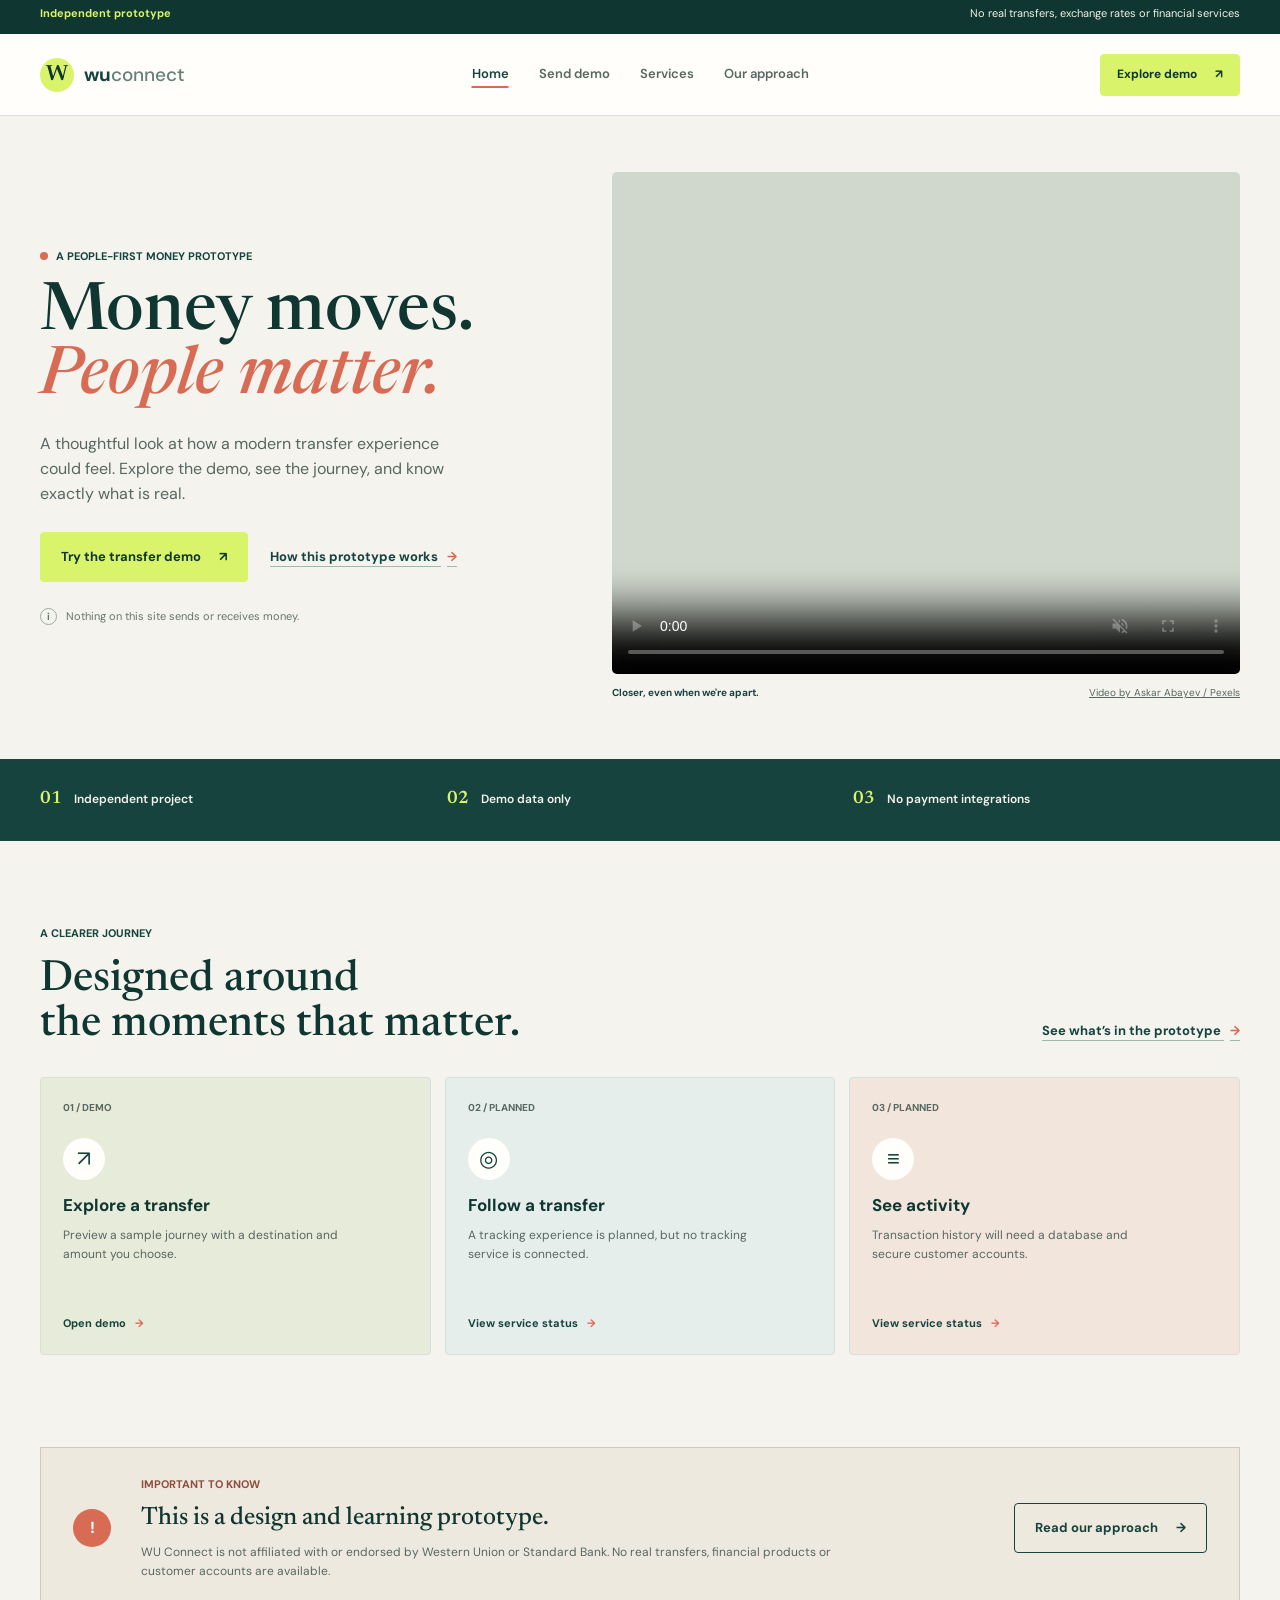
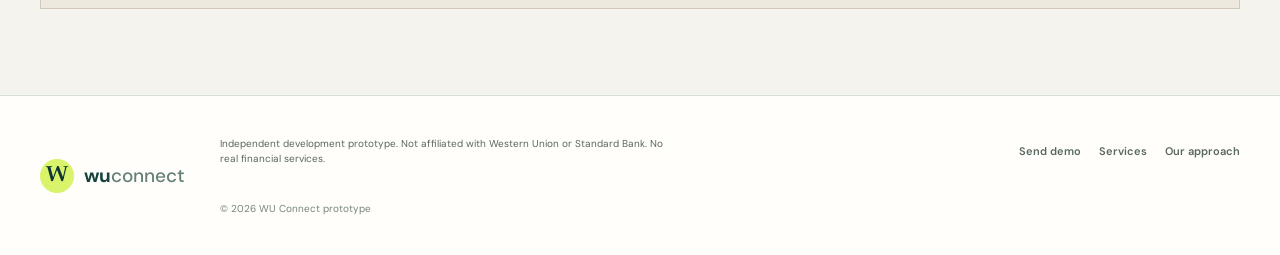
<file: index.html>
<!DOCTYPE html>
<html lang="en">
<head>
    <meta charset="UTF-8">
    <meta name="viewport" content="width=device-width, initial-scale=1.0">
    <meta name="theme-color" content="#16433e">
    <meta name="description" content="WU Connect is an independent money-services prototype. Explore demo-only transfer tools; no real money moves.">
    <title>WU Connect | Money, made more human</title>
    <link rel="preconnect" href="https://fonts.googleapis.com">
    <link rel="preconnect" href="https://fonts.gstatic.com" crossorigin>
    <link href="https://fonts.googleapis.com/css2?family=DM+Sans:wght@400;500;600;700&family=Newsreader:opsz,wght@6..72,500;6..72,600&display=swap" rel="stylesheet">
    <link rel="stylesheet" href="site.css">
    <script src="site.js" defer></script>
</head>
<body data-page="home">
    <div class="prototype-bar"><span>Independent prototype</span><span>No real transfers, exchange rates or financial services</span></div>
    <header class="site-header">
        <a class="wordmark" href="index.html" aria-label="WU Connect home"><span class="wordmark-symbol">W</span><span>wu<span class="wordmark-light">connect</span></span></a>
        <button class="menu-toggle" type="button" aria-expanded="false" aria-controls="site-nav" aria-label="Open navigation"><span></span><span></span></button>
        <nav class="site-nav" id="site-nav" aria-label="Main navigation">
            <a href="index.html" aria-current="page">Home</a><a href="send.html">Send demo</a><a href="services.html">Services</a><a href="about.html">Our approach</a>
        </nav>
        <a class="button button-small header-cta" href="send.html">Explore demo <span aria-hidden="true">↗</span></a>
    </header>
    <main>
        <section class="home-hero">
            <div class="hero-copy">
                <p class="eyebrow"><span class="eyebrow-dot"></span>A people-first money prototype</p>
                <h1>Money moves.<br><em>People matter.</em></h1>
                <p class="hero-intro">A thoughtful look at how a modern transfer experience could feel. Explore the demo, see the journey, and know exactly what is real.</p>
                <div class="hero-actions"><a class="button" href="send.html">Try the transfer demo <span aria-hidden="true">↗</span></a><a class="text-link" href="about.html">How this prototype works <span aria-hidden="true">→</span></a></div>
                <p class="hero-note"><span class="note-mark" aria-hidden="true">i</span>Nothing on this site sends or receives money.</p>
            </div>
            <figure class="hero-film">
                <video class="people-video" autoplay muted loop playsinline controls preload="metadata" poster="https://images.pexels.com/videos/5616713/pexels-photo-5616713.jpeg?auto=compress&amp;cs=tinysrgb&amp;w=1600">
                    <source src="https://videos.pexels.com/video-files/5616713/5616713-hd_1920_1080_25fps.mp4" type="video/mp4">
                    Your browser does not support embedded video.
                </video>
                <figcaption class="film-caption"><span>Closer, even when we're apart.</span><a href="https://www.pexels.com/video/family-members-greeting-their-grandmother-5616713/" target="_blank" rel="noreferrer">Video by Askar Abayev / Pexels</a></figcaption>
            </figure>
        </section>
        <section class="intro-band" aria-label="Prototype details"><p><span class="band-number">01</span>Independent project</p><p><span class="band-number">02</span>Demo data only</p><p><span class="band-number">03</span>No payment integrations</p></section>
        <section class="content-section">
            <div class="section-heading"><div><p class="eyebrow">A clearer journey</p><h2>Designed around<br>the moments that matter.</h2></div><a class="text-link" href="services.html">See what’s in the prototype <span aria-hidden="true">→</span></a></div>
            <div class="service-grid">
                <a class="service-tile tile-send" href="send.html"><span class="tile-index">01 / DEMO</span><span class="tile-icon" aria-hidden="true">↗</span><h3>Explore a transfer</h3><p>Preview a sample journey with a destination and amount you choose.</p><span class="tile-link">Open demo <span aria-hidden="true">→</span></span></a>
                <a class="service-tile tile-track" href="services.html#tracking"><span class="tile-index">02 / PLANNED</span><span class="tile-icon" aria-hidden="true">◎</span><h3>Follow a transfer</h3><p>A tracking experience is planned, but no tracking service is connected.</p><span class="tile-link">View service status <span aria-hidden="true">→</span></span></a>
                <a class="service-tile tile-history" href="services.html#history"><span class="tile-index">03 / PLANNED</span><span class="tile-icon" aria-hidden="true">≡</span><h3>See activity</h3><p>Transaction history will need a database and secure customer accounts.</p><span class="tile-link">View service status <span aria-hidden="true">→</span></span></a>
            </div>
        </section>
        <section class="safety-callout"><div class="safety-symbol" aria-hidden="true">!</div><div><p class="eyebrow">Important to know</p><h2>This is a design and learning prototype.</h2><p>WU Connect is not affiliated with or endorsed by Western Union or Standard Bank. No real transfers, financial products or customer accounts are available.</p></div><a class="button button-outline" href="about.html">Read our approach <span aria-hidden="true">→</span></a></section>
    </main>
    <footer class="site-footer"><a class="wordmark footer-wordmark" href="index.html"><span class="wordmark-symbol">W</span><span>wu<span class="wordmark-light">connect</span></span></a><p>Independent development prototype. Not affiliated with Western Union or Standard Bank. No real financial services.</p><nav aria-label="Footer navigation"><a href="send.html">Send demo</a><a href="services.html">Services</a><a href="about.html">Our approach</a></nav><span class="footer-year">© <span data-year></span> WU Connect prototype</span></footer>
</body>
</html>
</file>
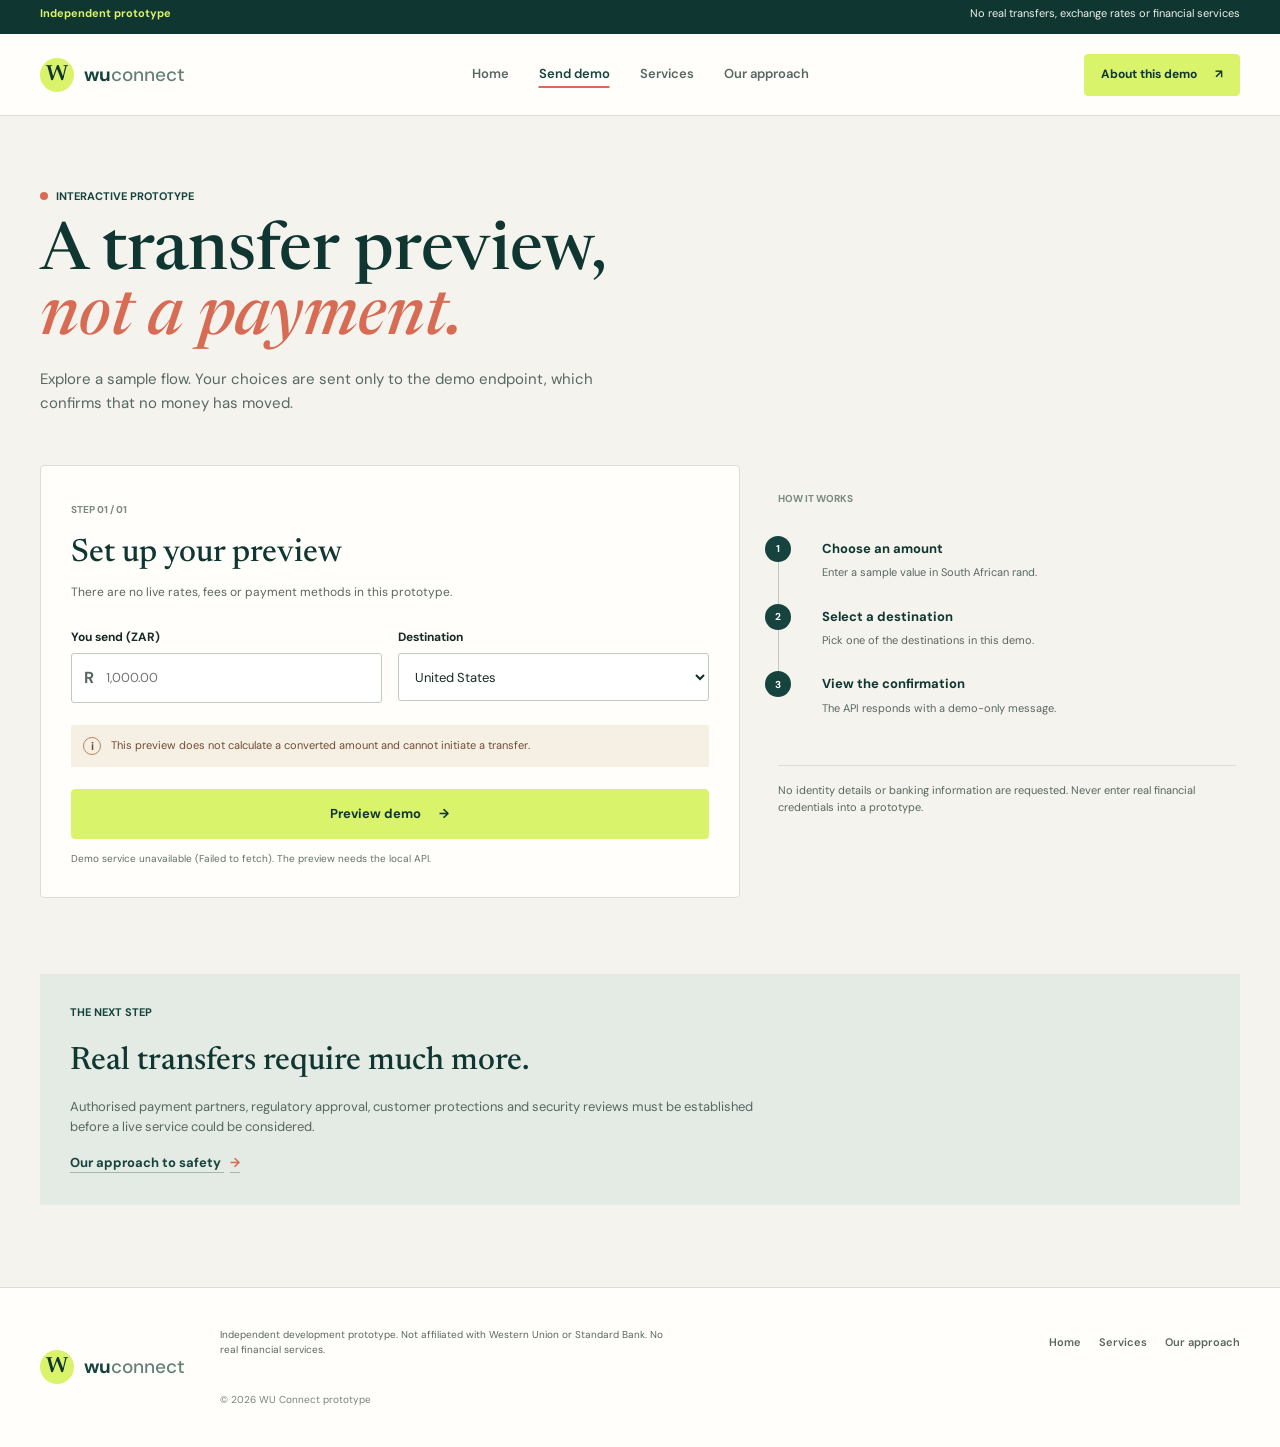
<file: send.html>
<!DOCTYPE html>
<html lang="en">
<head>
    <meta charset="UTF-8"><meta name="viewport" content="width=device-width, initial-scale=1.0"><meta name="theme-color" content="#16433e">
    <meta name="description" content="Preview a simulated money transfer in the independent WU Connect prototype. No money is sent.">
    <title>Send demo | WU Connect</title>
    <link rel="preconnect" href="https://fonts.googleapis.com"><link rel="preconnect" href="https://fonts.gstatic.com" crossorigin>
    <link href="https://fonts.googleapis.com/css2?family=DM+Sans:wght@400;500;600;700&family=Newsreader:opsz,wght@6..72,500;6..72,600&display=swap" rel="stylesheet"><link rel="stylesheet" href="site.css"><script src="site.js" defer></script>
</head>
<body data-page="send">
    <div class="prototype-bar"><span>Independent prototype</span><span>No real transfers, exchange rates or financial services</span></div>
    <header class="site-header"><a class="wordmark" href="index.html" aria-label="WU Connect home"><span class="wordmark-symbol">W</span><span>wu<span class="wordmark-light">connect</span></span></a><button class="menu-toggle" type="button" aria-expanded="false" aria-controls="site-nav" aria-label="Open navigation"><span></span><span></span></button><nav class="site-nav" id="site-nav" aria-label="Main navigation"><a href="index.html">Home</a><a href="send.html" aria-current="page">Send demo</a><a href="services.html">Services</a><a href="about.html">Our approach</a></nav><a class="button button-small header-cta" href="about.html">About this demo <span aria-hidden="true">↗</span></a></header>
    <main>
        <section class="page-intro"><p class="eyebrow"><span class="eyebrow-dot"></span>Interactive prototype</p><h1>A transfer preview,<br><em>not a payment.</em></h1><p>Explore a sample flow. Your choices are sent only to the demo endpoint, which confirms that no money has moved.</p></section>
        <section class="send-layout">
            <form class="transfer-form" id="transfer-form"><div class="form-heading"><span class="step-count">STEP 01 / 01</span><h2>Set up your preview</h2><p>There are no live rates, fees or payment methods in this prototype.</p></div>
                <div class="form-grid"><div class="form-field"><label for="amount">You send (ZAR)</label><div class="input-wrap"><span aria-hidden="true">R</span><input id="amount" name="amount" type="number" min="1" max="100000" step="0.01" placeholder="1,000.00" required></div></div><div class="form-field"><label for="destination">Destination</label><select id="destination" name="destination"><option value="United States">United States</option><option value="United Kingdom">United Kingdom</option><option value="Lesotho">Lesotho</option><option value="Zimbabwe">Zimbabwe</option></select></div></div>
                <div class="demo-warning"><span aria-hidden="true">i</span><p>This preview does not calculate a converted amount and cannot initiate a transfer.</p></div><button class="button form-submit" type="submit">Preview demo <span aria-hidden="true">→</span></button><p class="api-status" id="api-status" role="status" aria-live="polite">Checking demo service…</p><div class="preview-result" id="preview-result" role="status" aria-live="polite" hidden></div>
            </form>
            <aside class="journey-aside"><span class="aside-tag">HOW IT WORKS</span><ol class="journey-list"><li><span>1</span><div><strong>Choose an amount</strong><p>Enter a sample value in South African rand.</p></div></li><li><span>2</span><div><strong>Select a destination</strong><p>Pick one of the destinations in this demo.</p></div></li><li><span>3</span><div><strong>View the confirmation</strong><p>The API responds with a demo-only message.</p></div></li></ol><p class="aside-disclaimer">No identity details or banking information are requested. Never enter real financial credentials into a prototype.</p></aside>
        </section>
        <section class="bottom-note"><p class="eyebrow">The next step</p><h2>Real transfers require much more.</h2><p>Authorised payment partners, regulatory approval, customer protections and security reviews must be established before a live service could be considered.</p><a class="text-link" href="about.html">Our approach to safety <span aria-hidden="true">→</span></a></section>
    </main>
    <footer class="site-footer"><a class="wordmark footer-wordmark" href="index.html"><span class="wordmark-symbol">W</span><span>wu<span class="wordmark-light">connect</span></span></a><p>Independent development prototype. Not affiliated with Western Union or Standard Bank. No real financial services.</p><nav aria-label="Footer navigation"><a href="index.html">Home</a><a href="services.html">Services</a><a href="about.html">Our approach</a></nav><span class="footer-year">© <span data-year></span> WU Connect prototype</span></footer>
</body>
</html>
</file>
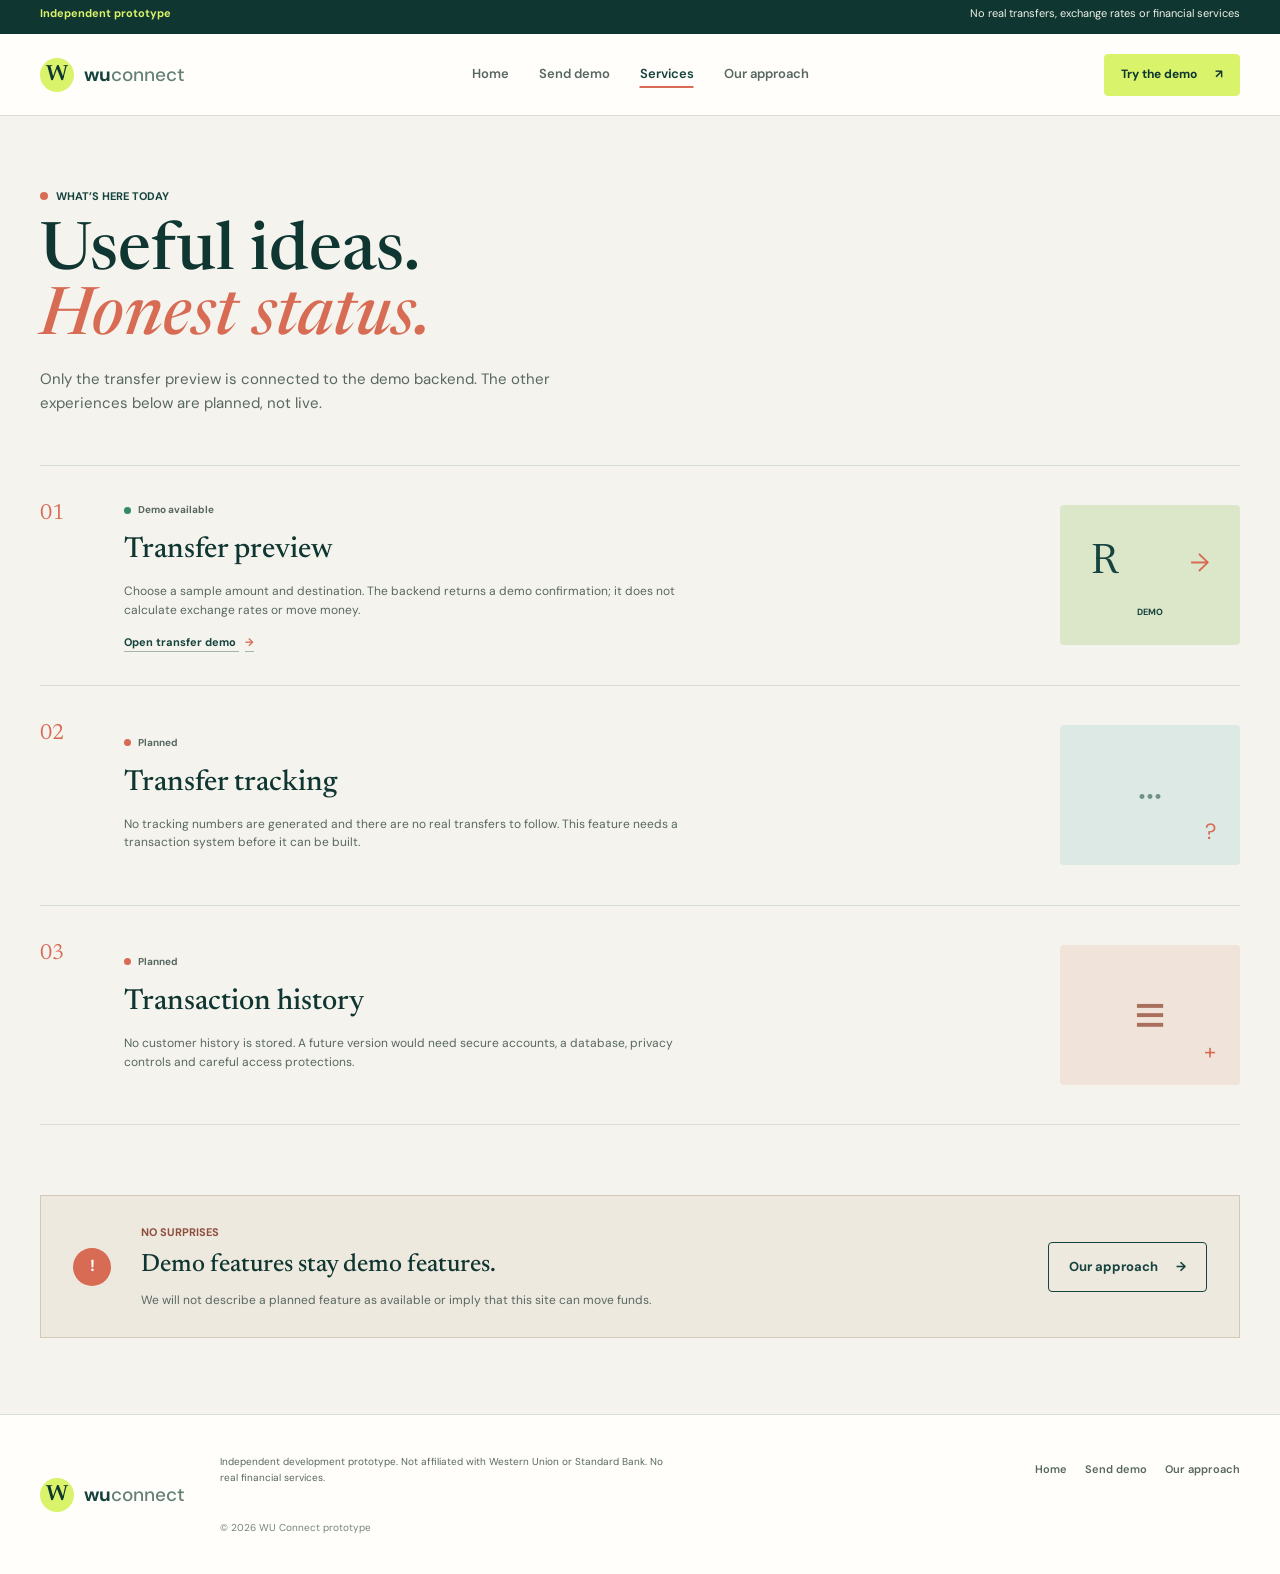
<file: services.html>
<!DOCTYPE html>
<html lang="en">
<head>
    <meta charset="UTF-8"><meta name="viewport" content="width=device-width, initial-scale=1.0"><meta name="theme-color" content="#16433e">
    <meta name="description" content="See what is available and planned in the independent WU Connect money-services prototype.">
    <title>Services | WU Connect</title>
    <link rel="preconnect" href="https://fonts.googleapis.com"><link rel="preconnect" href="https://fonts.gstatic.com" crossorigin>
    <link href="https://fonts.googleapis.com/css2?family=DM+Sans:wght@400;500;600;700&family=Newsreader:opsz,wght@6..72,500;6..72,600&display=swap" rel="stylesheet"><link rel="stylesheet" href="site.css"><script src="site.js" defer></script>
</head>
<body data-page="services">
    <div class="prototype-bar"><span>Independent prototype</span><span>No real transfers, exchange rates or financial services</span></div>
    <header class="site-header"><a class="wordmark" href="index.html" aria-label="WU Connect home"><span class="wordmark-symbol">W</span><span>wu<span class="wordmark-light">connect</span></span></a><button class="menu-toggle" type="button" aria-expanded="false" aria-controls="site-nav" aria-label="Open navigation"><span></span><span></span></button><nav class="site-nav" id="site-nav" aria-label="Main navigation"><a href="index.html">Home</a><a href="send.html">Send demo</a><a href="services.html" aria-current="page">Services</a><a href="about.html">Our approach</a></nav><a class="button button-small header-cta" href="send.html">Try the demo <span aria-hidden="true">↗</span></a></header>
    <main>
        <section class="page-intro"><p class="eyebrow"><span class="eyebrow-dot"></span>What’s here today</p><h1>Useful ideas.<br><em>Honest status.</em></h1><p>Only the transfer preview is connected to the demo backend. The other experiences below are planned, not live.</p></section>
        <section class="service-list">
            <article class="service-row service-row-live"><span class="service-number">01</span><div class="service-copy"><span class="status-label status-live"><span></span>Demo available</span><h2>Transfer preview</h2><p>Choose a sample amount and destination. The backend returns a demo confirmation; it does not calculate exchange rates or move money.</p><a class="text-link" href="send.html">Open transfer demo <span aria-hidden="true">→</span></a></div><div class="service-art art-preview" aria-hidden="true"><span>R</span><i>→</i><b>DEMO</b></div></article>
            <article class="service-row" id="tracking"><span class="service-number">02</span><div class="service-copy"><span class="status-label status-planned"><span></span>Planned</span><h2>Transfer tracking</h2><p>No tracking numbers are generated and there are no real transfers to follow. This feature needs a transaction system before it can be built.</p></div><div class="service-art art-track" aria-hidden="true"><span>···</span><i>?</i></div></article>
            <article class="service-row" id="history"><span class="service-number">03</span><div class="service-copy"><span class="status-label status-planned"><span></span>Planned</span><h2>Transaction history</h2><p>No customer history is stored. A future version would need secure accounts, a database, privacy controls and careful access protections.</p></div><div class="service-art art-history" aria-hidden="true"><span>≡</span><i>+</i></div></article>
        </section>
        <section class="safety-callout compact-callout"><div class="safety-symbol" aria-hidden="true">!</div><div><p class="eyebrow">No surprises</p><h2>Demo features stay demo features.</h2><p>We will not describe a planned feature as available or imply that this site can move funds.</p></div><a class="button button-outline" href="about.html">Our approach <span aria-hidden="true">→</span></a></section>
    </main>
    <footer class="site-footer"><a class="wordmark footer-wordmark" href="index.html"><span class="wordmark-symbol">W</span><span>wu<span class="wordmark-light">connect</span></span></a><p>Independent development prototype. Not affiliated with Western Union or Standard Bank. No real financial services.</p><nav aria-label="Footer navigation"><a href="index.html">Home</a><a href="send.html">Send demo</a><a href="about.html">Our approach</a></nav><span class="footer-year">© <span data-year></span> WU Connect prototype</span></footer>
</body>
</html>
</file>
<file: site.css>
:root {
  color-scheme: light;
  --forest: #16433e;
  --deep: #103631;
  --paper: #f4f3ed;
  --white: #fffefa;
  --ink: #182a26;
  --muted: #586761;
  --line: #d8dfd8;
  --lime: #d9f36a;
  --coral: #d76b54;
  --serif: "Newsreader", Georgia, serif;
  --sans: "DM Sans", "Segoe UI", sans-serif;
}
* {
  box-sizing: border-box;
}
html {
  scroll-behavior: smooth;
}
body {
  margin: 0;
  background: var(--paper);
  color: var(--ink);
  font-family: var(--sans);
  font-size: 16px;
  line-height: 1.55;
}
a {
  color: inherit;
}
button,
input,
select {
  font: inherit;
}
button,
a {
  -webkit-tap-highlight-color: transparent;
}
.prototype-bar {
  min-height: 34px;
  padding: 6px max(24px, calc((100vw - 1200px) / 2));
  display: flex;
  justify-content: space-between;
  gap: 16px;
  background: var(--deep);
  color: #f0f2e8;
  font-size: 11px;
  line-height: 1.4;
}
.prototype-bar span:first-child {
  color: var(--lime);
  font-weight: 700;
}
.site-header {
  position: relative;
  z-index: 5;
  min-height: 82px;
  padding: 0 max(24px, calc((100vw - 1200px) / 2));
  display: grid;
  grid-template-columns: 1fr auto 1fr;
  align-items: center;
  gap: 24px;
  background: var(--white);
  border-bottom: 1px solid var(--line);
}
.wordmark {
  display: inline-flex;
  width: fit-content;
  align-items: center;
  gap: 10px;
  color: var(--forest);
  font-size: 19px;
  font-weight: 700;
  text-decoration: none;
}
.wordmark-symbol {
  width: 34px;
  height: 34px;
  display: grid;
  place-items: center;
  border-radius: 50%;
  background: var(--lime);
  color: var(--deep);
  font-family: var(--serif);
  font-size: 22px;
  font-weight: 600;
}
.wordmark-light {
  color: #658078;
  font-weight: 500;
}
.site-nav {
  display: flex;
  align-items: center;
  gap: 30px;
}
.site-nav a,
.site-footer nav a {
  color: var(--muted);
  font-size: 13px;
  font-weight: 600;
  text-decoration: none;
}
.site-nav a:hover,
.site-nav a[aria-current="page"],
.site-footer nav a:hover {
  color: var(--forest);
}
.site-nav a[aria-current="page"] {
  text-decoration: underline;
  text-decoration-color: var(--coral);
  text-decoration-thickness: 2px;
  text-underline-offset: 8px;
}
.button {
  min-height: 50px;
  width: fit-content;
  padding: 0 20px;
  display: inline-flex;
  align-items: center;
  justify-content: center;
  gap: 18px;
  border: 1px solid var(--lime);
  border-radius: 4px;
  background: var(--lime);
  color: var(--deep);
  font-size: 13px;
  font-weight: 700;
  text-decoration: none;
  cursor: pointer;
  transition:
    background-color 160ms ease,
    transform 160ms ease;
}
.button:hover {
  background: #e4fa91;
  transform: translateY(-1px);
}
.button:focus-visible,
.text-link:focus-visible,
.site-nav a:focus-visible,
.menu-toggle:focus-visible {
  outline: 3px solid var(--coral);
  outline-offset: 3px;
}
.button-small {
  min-height: 42px;
  padding: 0 16px;
  font-size: 12px;
}
.header-cta {
  justify-self: end;
}
.menu-toggle {
  display: none;
}
.home-hero,
.content-section,
.send-layout,
.service-list,
.about-feature,
.principles-section,
.future-band,
.page-intro,
.safety-callout,
.bottom-note {
  width: min(1200px, calc(100% - 48px));
  margin-inline: auto;
}
.home-hero {
  min-height: 568px;
  padding-block: 56px 58px;
  display: grid;
  grid-template-columns: 0.9fr 1.1fr;
  align-items: center;
  gap: 58px;
}
.hero-copy {
  padding-block: 20px;
}
.eyebrow {
  margin: 0 0 16px;
  color: var(--forest);
  font-size: 11px;
  font-weight: 700;
  text-transform: uppercase;
}
.eyebrow-dot {
  width: 8px;
  height: 8px;
  margin-right: 8px;
  display: inline-block;
  border-radius: 50%;
  background: var(--coral);
}
h1,
h2,
h3,
p {
  margin-top: 0;
}
h1,
h2 {
  color: var(--deep);
}
.home-hero h1,
.page-intro h1 {
  margin-bottom: 22px;
  font-family: var(--serif);
  font-size: 66px;
  font-weight: 500;
  line-height: 0.98;
}
h1 em,
h2 em {
  color: var(--coral);
  font-weight: 500;
}
.hero-intro {
  max-width: 430px;
  margin-bottom: 26px;
  color: var(--muted);
  font-size: 16px;
}
.hero-actions {
  display: flex;
  align-items: center;
  flex-wrap: wrap;
  gap: 22px;
}
.text-link {
  color: var(--forest);
  font-size: 13px;
  font-weight: 700;
  text-decoration-color: #a4b8a9;
  text-underline-offset: 5px;
}
.text-link span {
  margin-left: 6px;
  color: var(--coral);
}
.hero-note {
  margin: 26px 0 0;
  display: flex;
  align-items: center;
  gap: 9px;
  color: #66756e;
  font-size: 11px;
}
.note-mark {
  width: 17px;
  height: 17px;
  display: inline-grid;
  place-items: center;
  border: 1px solid #9bac9f;
  border-radius: 50%;
  font-size: 10px;
  font-weight: 700;
}
.hero-film {
  min-width: 0;
  margin: 0;
}
.people-video {
  width: 100%;
  aspect-ratio: 1.25;
  display: block;
  border-radius: 5px;
  background: #d0d7cc;
  object-fit: cover;
}
.film-caption {
  padding-top: 11px;
  display: flex;
  justify-content: space-between;
  gap: 14px;
  color: #66756e;
  font-size: 10px;
}
.film-caption span {
  color: var(--forest);
  font-weight: 700;
}
.film-caption a {
  color: var(--muted);
  text-align: right;
}
.intro-band {
  min-height: 82px;
  padding: 18px max(24px, calc((100vw - 1200px) / 2));
  display: grid;
  grid-template-columns: repeat(3, 1fr);
  align-items: center;
  gap: 20px;
  background: var(--forest);
  color: #f4f3ed;
}
.intro-band p {
  margin: 0;
  font-size: 12px;
  font-weight: 600;
}
.band-number {
  margin-right: 12px;
  color: var(--lime);
  font-family: var(--serif);
  font-size: 18px;
}
.content-section {
  padding-block: 84px 92px;
}
.section-heading {
  margin-bottom: 30px;
  display: flex;
  align-items: end;
  justify-content: space-between;
  gap: 24px;
}
.section-heading h2,
.principles-section > h2 {
  margin: 0;
  font-family: var(--serif);
  font-size: 43px;
  font-weight: 500;
  line-height: 1.04;
}
.section-heading > .text-link {
  margin-bottom: 6px;
}
.service-grid {
  display: grid;
  grid-template-columns: repeat(3, 1fr);
  gap: 14px;
}
.service-tile {
  min-height: 278px;
  padding: 22px;
  display: flex;
  flex-direction: column;
  align-items: flex-start;
  border: 1px solid var(--line);
  border-radius: 4px;
  text-decoration: none;
  transition:
    transform 160ms ease,
    border-color 160ms ease;
}
.service-tile:hover {
  border-color: var(--forest);
  transform: translateY(-3px);
}
.tile-send {
  background: #e7ebd9;
}
.tile-track {
  background: #e5eeeb;
}
.tile-history {
  background: #f2e5dc;
}
.tile-index {
  color: var(--muted);
  font-size: 10px;
  font-weight: 700;
}
.tile-icon {
  width: 42px;
  height: 42px;
  margin: 22px 0 12px;
  display: grid;
  place-items: center;
  border-radius: 50%;
  background: var(--white);
  color: var(--forest);
  font-size: 22px;
}
.service-tile h3 {
  margin: 0 0 8px;
  color: var(--deep);
  font-size: 17px;
}
.service-tile p {
  max-width: 290px;
  margin: 0 0 16px;
  color: var(--muted);
  font-size: 12px;
}
.tile-link {
  margin-top: auto;
  color: var(--forest);
  font-size: 11px;
  font-weight: 700;
}
.tile-link span {
  margin-left: 6px;
  color: var(--coral);
}
.safety-callout {
  margin-bottom: 86px;
  padding: 28px 32px;
  display: grid;
  grid-template-columns: 46px 1fr auto;
  align-items: center;
  gap: 22px;
  border: 1px solid #d4c9b9;
  background: #eee9df;
}
.safety-symbol {
  width: 38px;
  height: 38px;
  display: grid;
  place-items: center;
  border-radius: 50%;
  background: var(--coral);
  color: white;
  font-weight: 700;
}
.safety-callout .eyebrow {
  margin-bottom: 6px;
  color: #8e4d3d;
}
.safety-callout h2 {
  margin: 0 0 5px;
  font-family: var(--serif);
  font-size: 25px;
  font-weight: 500;
}
.safety-callout p:last-child {
  max-width: 730px;
  margin: 0;
  color: var(--muted);
  font-size: 12px;
}
.button-outline {
  border-color: var(--forest);
  background: transparent;
  color: var(--forest);
}
.button-outline:hover {
  background: #e0e2d9;
}
.site-footer {
  min-height: 160px;
  padding: 28px max(24px, calc((100vw - 1200px) / 2));
  display: grid;
  grid-template-columns: auto 1fr auto;
  align-items: center;
  gap: 12px 35px;
  border-top: 1px solid var(--line);
  background: var(--white);
}
.footer-wordmark {
  grid-row: span 2;
}
.site-footer > p {
  max-width: 450px;
  margin: 0;
  color: var(--muted);
  font-size: 10px;
}
.site-footer nav {
  display: flex;
  justify-content: end;
  gap: 18px;
}
.site-footer nav a {
  font-size: 11px;
}
.footer-year {
  color: #76847d;
  font-size: 10px;
}
.page-intro {
  padding-block: 72px 50px;
}
.page-intro h1 {
  margin-bottom: 18px;
}
.page-intro > p:last-child {
  max-width: 580px;
  margin-bottom: 0;
  color: var(--muted);
  font-size: 15px;
}
.send-layout {
  padding-bottom: 76px;
  display: grid;
  grid-template-columns: minmax(0, 1.2fr) minmax(270px, 0.8fr);
  align-items: start;
  gap: 34px;
}
.transfer-form {
  padding: 30px;
  border: 1px solid var(--line);
  border-radius: 4px;
  background: var(--white);
}
.step-count,
.aside-tag {
  color: #7a8a80;
  font-size: 10px;
  font-weight: 700;
}
.form-heading h2 {
  margin: 8px 0 5px;
  font-family: var(--serif);
  font-size: 32px;
  font-weight: 500;
}
.form-heading p {
  color: var(--muted);
  font-size: 12px;
}
.form-grid {
  margin-top: 26px;
  display: grid;
  grid-template-columns: 1fr 1fr;
  gap: 16px;
}
.form-field label {
  margin-bottom: 7px;
  display: block;
  color: var(--ink);
  font-size: 12px;
  font-weight: 700;
}
.input-wrap {
  display: flex;
  align-items: center;
  border: 1px solid #bfcac1;
  border-radius: 3px;
  background: white;
}
.input-wrap > span {
  padding-left: 12px;
  color: var(--muted);
  font-weight: 700;
}
.input-wrap input,
.form-field select {
  width: 100%;
  min-height: 48px;
  padding: 0 12px;
  border: 1px solid #bfcac1;
  border-radius: 3px;
  background: white;
  color: var(--ink);
  font-size: 13px;
}
.input-wrap input {
  border: 0;
  outline-offset: 2px;
}
.input-wrap:focus-within,
.form-field select:focus-visible {
  outline: 2px solid var(--forest);
  outline-offset: 2px;
}
.demo-warning {
  margin: 22px 0;
  padding: 12px;
  display: flex;
  align-items: flex-start;
  gap: 10px;
  background: #f5efe4;
  color: #714c35;
}
.demo-warning > span {
  width: 18px;
  height: 18px;
  flex: 0 0 auto;
  display: grid;
  place-items: center;
  border: 1px solid #b88760;
  border-radius: 50%;
  font-size: 11px;
  font-weight: 700;
}
.demo-warning p {
  margin: 0;
  font-size: 11px;
}
.form-submit {
  width: 100%;
}
.form-submit:disabled {
  cursor: wait;
  opacity: 0.7;
  transform: none;
}
.api-status {
  margin: 12px 0 0;
  color: #617169;
  font-size: 10px;
}
.preview-result {
  margin-top: 14px;
  padding: 14px;
  border-left: 3px solid var(--forest);
  background: #e8eee7;
  color: var(--deep);
  font-size: 12px;
  font-weight: 600;
}
.journey-aside {
  padding: 20px 4px;
}
.journey-list {
  margin: 26px 0;
  padding: 0;
  list-style: none;
}
.journey-list li {
  padding: 0 0 22px;
  display: grid;
  grid-template-columns: 30px 1fr;
  gap: 13px;
  border-left: 1px solid #bdcbbf;
}
.journey-list li:last-child {
  border-left-color: transparent;
}
.journey-list li > span {
  width: 26px;
  height: 26px;
  margin-left: -14px;
  display: grid;
  place-items: center;
  border-radius: 50%;
  background: var(--forest);
  color: white;
  font-size: 10px;
  font-weight: 700;
}
.journey-list strong {
  color: var(--deep);
  font-size: 13px;
}
.journey-list p,
.aside-disclaimer {
  margin: 4px 0 0;
  color: var(--muted);
  font-size: 11px;
}
.aside-disclaimer {
  padding-top: 16px;
  border-top: 1px solid var(--line);
}
.bottom-note {
  margin-bottom: 82px;
  padding: 30px;
  background: #e4ebe4;
}
.bottom-note h2 {
  margin-bottom: 10px;
  font-family: var(--serif);
  font-size: 32px;
  font-weight: 500;
}
.bottom-note > p:not(.eyebrow) {
  max-width: 700px;
  color: var(--muted);
  font-size: 13px;
}
.service-list {
  padding-bottom: 70px;
}
.service-row {
  min-height: 220px;
  padding: 28px 0;
  display: grid;
  grid-template-columns: 60px minmax(0, 1fr) 180px;
  align-items: center;
  gap: 24px;
  border-top: 1px solid var(--line);
}
.service-row:last-child {
  border-bottom: 1px solid var(--line);
}
.service-number {
  align-self: start;
  padding-top: 3px;
  color: var(--coral);
  font-family: var(--serif);
  font-size: 22px;
}
.status-label {
  display: inline-flex;
  align-items: center;
  gap: 7px;
  color: var(--muted);
  font-size: 10px;
  font-weight: 700;
}
.status-label span {
  width: 7px;
  height: 7px;
  border-radius: 50%;
  background: var(--coral);
}
.status-live span {
  background: #348966;
}
.service-copy h2 {
  margin: 8px 0;
  font-family: var(--serif);
  font-size: 29px;
  font-weight: 500;
}
.service-copy p {
  max-width: 580px;
  margin-bottom: 10px;
  color: var(--muted);
  font-size: 12px;
}
.service-copy .text-link {
  font-size: 11px;
}
.service-art {
  height: 140px;
  position: relative;
  overflow: hidden;
  display: grid;
  place-items: center;
  border-radius: 4px;
}
.art-preview {
  grid-template-columns: auto auto;
  align-content: center;
  gap: 10px;
  background: #dce7c9;
  color: var(--forest);
}
.art-preview > span {
  font-family: var(--serif);
  font-size: 42px;
}
.art-preview i {
  color: var(--coral);
  font-size: 25px;
  font-style: normal;
}
.art-preview b {
  grid-column: 1/-1;
  font-size: 9px;
}
.art-track {
  background: #dce9e5;
}
.art-track > span {
  color: #709187;
  font-size: 43px;
}
.art-track i,
.art-history i {
  position: absolute;
  right: 24px;
  bottom: 16px;
  color: var(--coral);
  font-size: 22px;
  font-style: normal;
}
.art-history {
  background: #f0e3d9;
}
.art-history > span {
  color: #a86f5b;
  font-size: 54px;
}
.compact-callout {
  margin-bottom: 76px;
}
.about-hero {
  width: min(1200px, calc(100% - 48px));
  margin-inline: auto;
  padding-block: 66px 60px;
  display: grid;
  grid-template-columns: 0.92fr 1.08fr;
  align-items: center;
  gap: 52px;
}
.about-hero-copy h1 {
  margin-bottom: 20px;
  font-family: var(--serif);
  font-size: 58px;
  font-weight: 500;
  line-height: 1;
}
.about-hero-copy > p:last-child {
  max-width: 480px;
  margin: 0;
  color: var(--muted);
  font-size: 14px;
}
.about-hero-media {
  min-width: 0;
  margin: 0;
}
.about-hero-media img {
  width: 100%;
  aspect-ratio: 1.32;
  display: block;
  border-radius: 4px;
  background: #d0d7cc;
  object-fit: cover;
}
.about-hero-media figcaption {
  padding-top: 10px;
  display: flex;
  justify-content: space-between;
  gap: 12px;
  color: var(--muted);
  font-size: 10px;
}
.about-hero-media figcaption span {
  color: var(--forest);
  font-weight: 700;
}
.about-hero-media figcaption a {
  text-align: right;
}
.about-story {
  width: min(1200px, calc(100% - 48px));
  margin-inline: auto;
  padding-block: 42px 78px;
  display: grid;
  grid-template-columns: 0.92fr 1.08fr;
  gap: 52px;
  border-top: 1px solid var(--line);
}
.about-story h2 {
  margin-bottom: 14px;
  font-family: var(--serif);
  font-size: 34px;
  font-weight: 500;
  line-height: 1.08;
}
.about-story > div:last-child > p {
  max-width: 600px;
  margin: 0 0 16px;
  color: var(--muted);
  font-size: 13px;
}
.about-story .text-link {
  font-size: 11px;
}
.principles-section {
  padding-block: 58px 76px;
  border-top: 1px solid var(--line);
}
.principles-section > h2 {
  margin-bottom: 34px;
}
.principle-grid {
  display: grid;
  grid-template-columns: repeat(3, 1fr);
  gap: 26px;
}
.principle-grid article {
  padding-top: 16px;
  border-top: 2px solid var(--forest);
}
.principle-grid article > span {
  color: var(--coral);
  font-size: 11px;
  font-weight: 700;
}
.principle-grid h3 {
  margin: 14px 0 7px;
  color: var(--deep);
  font-family: var(--serif);
  font-size: 22px;
  font-weight: 500;
}
.principle-grid p {
  max-width: 310px;
  margin: 0;
  color: var(--muted);
  font-size: 12px;
}
.future-band {
  margin-bottom: 82px;
  padding: 36px;
  display: grid;
  grid-template-columns: 1fr 0.8fr;
  align-items: center;
  gap: 48px;
  background: var(--forest);
  color: #f2f4e9;
}
.future-band .eyebrow {
  color: var(--lime);
}
.future-band h2 {
  max-width: 560px;
  margin: 0;
  color: #f2f4e9;
  font-family: var(--serif);
  font-size: 36px;
  font-weight: 500;
  line-height: 1.08;
}
.future-band > p {
  margin: 0;
  color: #d0d9d0;
  font-size: 12px;
}
@media (max-width: 900px) {
  .site-header {
    grid-template-columns: 1fr auto auto;
  }
  .site-nav {
    gap: 18px;
  }
  .home-hero {
    gap: 30px;
  }
  .home-hero h1,
  .page-intro h1 {
    font-size: 55px;
  }
  .about-hero {
    gap: 30px;
  }
}
@media (max-width: 700px) {
  .prototype-bar {
    padding-inline: 16px;
    font-size: 9px;
  }
  .prototype-bar span:last-child {
    text-align: right;
  }
  .site-header {
    min-height: 70px;
    padding-inline: 18px;
    grid-template-columns: 1fr auto auto;
    gap: 12px;
  }
  .wordmark {
    font-size: 17px;
  }
  .wordmark-symbol {
    width: 31px;
    height: 31px;
  }
  .menu-toggle {
    width: 40px;
    height: 40px;
    padding: 10px;
    display: flex;
    flex-direction: column;
    justify-content: center;
    gap: 5px;
    border: 1px solid var(--line);
    border-radius: 3px;
    background: transparent;
    cursor: pointer;
  }
  .menu-toggle span {
    width: 18px;
    height: 2px;
    background: var(--forest);
  }
  .menu-toggle[aria-expanded="true"] span:first-child {
    transform: translateY(3.5px) rotate(45deg);
  }
  .menu-toggle[aria-expanded="true"] span:last-child {
    transform: translateY(-3.5px) rotate(-45deg);
  }
  .site-nav {
    position: absolute;
    top: 69px;
    right: 0;
    left: 0;
    padding: 10px 18px 18px;
    display: none;
    align-items: stretch;
    flex-direction: column;
    gap: 0;
    border-bottom: 1px solid var(--line);
    background: var(--white);
  }
  .site-nav.is-open {
    display: flex;
  }
  .site-nav a {
    padding: 12px 2px;
    border-bottom: 1px solid #e7ebe6;
  }
  .site-nav a[aria-current="page"] {
    text-underline-offset: 4px;
  }
  .header-cta {
    min-height: 38px;
    padding-inline: 10px;
    gap: 7px;
    font-size: 10px;
  }
  .home-hero,
  .content-section,
  .send-layout,
  .service-list,
  .about-feature,
  .about-hero,
  .about-story,
  .principles-section,
  .future-band,
  .page-intro,
  .safety-callout,
  .bottom-note {
    width: min(calc(100% - 36px), 520px);
  }
  .home-hero {
    min-height: 0;
    padding-block: 42px 32px;
    grid-template-columns: 1fr;
    gap: 30px;
  }
  .hero-copy {
    padding: 0;
  }
  .home-hero h1,
  .page-intro h1 {
    font-size: 48px;
  }
  .hero-intro {
    font-size: 14px;
  }
  .hero-actions {
    align-items: flex-start;
    flex-direction: column;
    gap: 16px;
  }
  .hero-note {
    margin-top: 18px;
  }
  .people-video {
    aspect-ratio: 1.2;
  }
  .film-caption {
    flex-direction: column;
    gap: 2px;
  }
  .film-caption a {
    text-align: left;
  }
  .intro-band {
    padding: 20px 18px;
    grid-template-columns: 1fr;
    gap: 9px;
  }
  .content-section {
    padding-block: 58px;
  }
  .section-heading {
    align-items: flex-start;
    flex-direction: column;
    gap: 14px;
  }
  .section-heading h2,
  .principles-section > h2 {
    font-size: 36px;
  }
  .service-grid,
  .principle-grid {
    grid-template-columns: 1fr;
  }
  .service-tile {
    min-height: 245px;
  }
  .safety-callout {
    margin-bottom: 56px;
    padding: 22px;
    grid-template-columns: 38px 1fr;
    gap: 14px;
  }
  .safety-callout .button {
    grid-column: 1/-1;
  }
  .site-footer {
    padding: 25px 18px;
    grid-template-columns: 1fr;
    gap: 12px;
  }
  .footer-wordmark {
    grid-row: auto;
  }
  .site-footer nav {
    justify-content: flex-start;
    flex-wrap: wrap;
    gap: 12px 18px;
  }
  .page-intro {
    padding-block: 48px 32px;
  }
  .send-layout {
    padding-bottom: 54px;
    grid-template-columns: 1fr;
    gap: 24px;
  }
  .transfer-form {
    padding: 20px;
  }
  .form-grid {
    grid-template-columns: 1fr;
  }
  .journey-aside {
    padding-inline: 14px;
  }
  .bottom-note {
    margin-bottom: 56px;
    padding: 22px;
  }
  .service-list {
    padding-bottom: 44px;
  }
  .service-row {
    min-height: 0;
    padding-block: 24px;
    grid-template-columns: 35px 1fr;
    gap: 10px;
  }
  .service-art {
    display: none;
  }
  .service-copy h2 {
    font-size: 25px;
  }
  .about-hero {
    padding-block: 42px 32px;
    grid-template-columns: 1fr;
    gap: 22px;
  }
  .about-hero-copy h1 {
    font-size: 44px;
  }
  .about-story {
    padding-block: 34px 54px;
    grid-template-columns: 1fr;
    gap: 14px;
  }
  .about-story h2 {
    font-size: 32px;
  }
  .principles-section {
    padding-block: 42px 54px;
  }
  .principle-grid {
    gap: 20px;
  }
  .future-band {
    margin-bottom: 56px;
    padding: 24px;
    grid-template-columns: 1fr;
    gap: 18px;
  }
  .future-band h2 {
    font-size: 30px;
  }
}
@media (prefers-reduced-motion: reduce) {
  *,
  *::before,
  *::after {
    scroll-behavior: auto !important;
    transition-duration: 0.01ms !important;
  }
}
</file>
